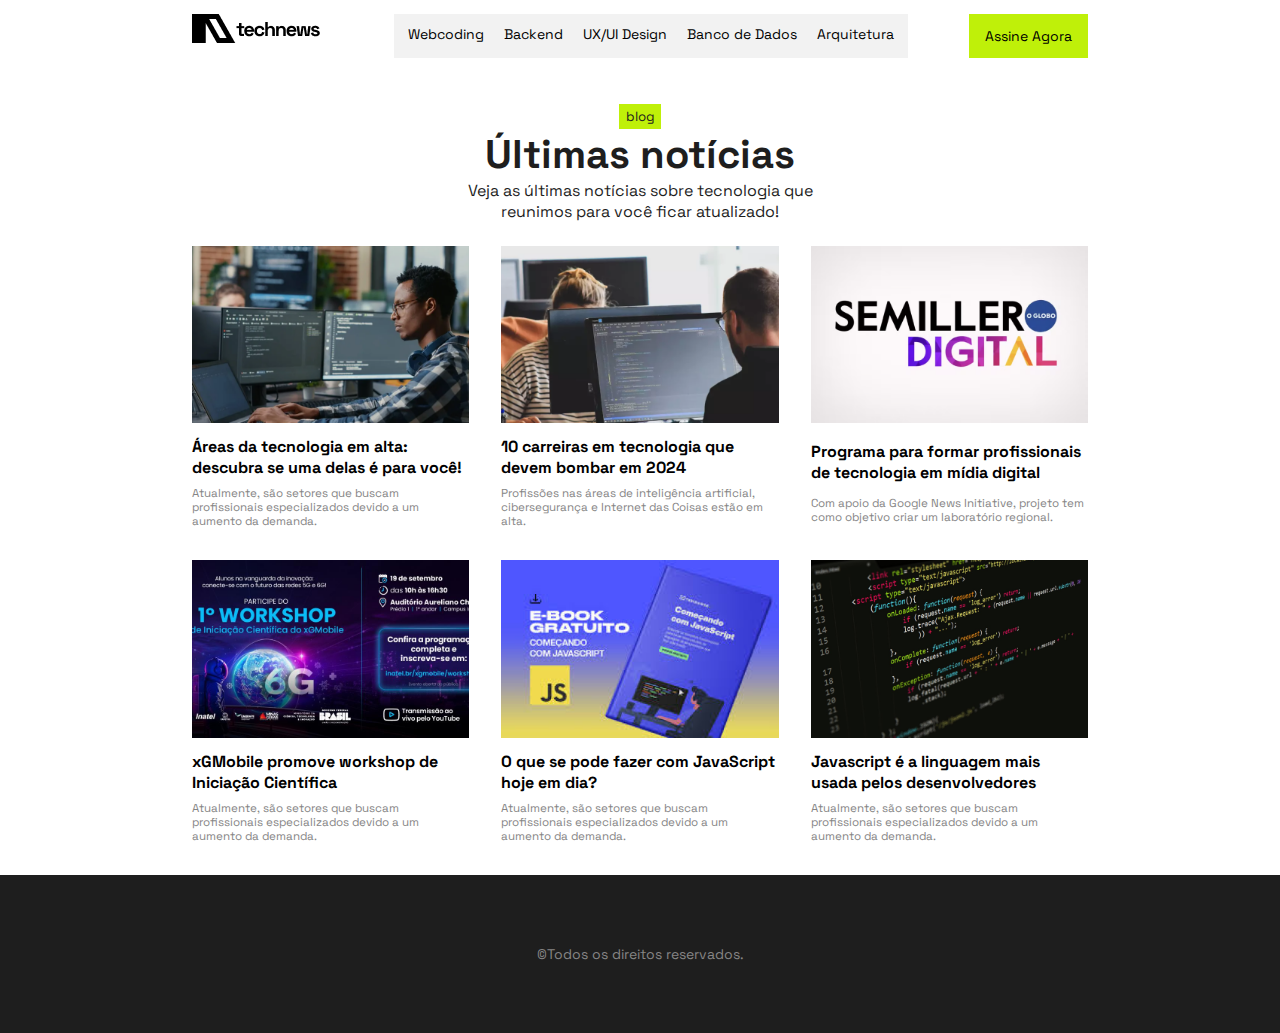
<file: technews/index.html>
<!DOCTYPE html>
<html lang="pt-br">
<head>
    <meta charset="UTF-8">
    <meta name="viewport" content="width=device-width, initial-scale=1.0">
    <title>TechNews | Home</title>
    <link rel="stylesheet" href="css/style.css">
</head>
<body class="grid butao">
    <nav>
        <div class="nav f10 imagen grid">
            <figure>
                <img src="images/logo.png" alt="Logo da TechNews." class="logo">
            </figure>

            <ul class="grid header-nav">
                <li><a href="#">Webcoding</a></li>
                <li><a href="#">Backend</a></li>
                <li><a href="#">UX/UI Design</a></li>
                <li><a href="#">Banco de Dados</a></li>
                <li><a href="#">Arquitetura</a></li>
            </ul>

            <div class="container grid">
                <a href="#" class="subscribe grid">Assine Agora</a>
            </div>
        </div>
    </nav>

    <main>
        <div class=" f10">

            <section class="cards-header grid ">
                <small class="verde p0">blog</small>
                <h1 class="noticias">Últimas notícias</h1>
                <p>Veja as últimas notícias sobre tecnologia que reunimos para você ficar atualizado!</p>
            </section>

            <div class="espaco-2"></div>

            <section class="cards ">
                <div class="card">
                    <figure>
                        <img src="images/img01.png" alt="Imagem 01">
                    </figure>
                    <a href="#">Áreas da tecnologia em alta: descubra se uma delas é para você!</a>
                    <p>Atualmente, são setores que buscam profissionais especializados devido a um aumento da demanda.</p>
                </div>

                <div class="card">
                    <figure>
                        <img src="images/img02.png" alt="Imagem 02">
                    </figure>
                    <a href="#">10 carreiras em tecnologia que devem bombar em 2024</a>
                    <p>Profissões nas áreas de inteligência artificial, cibersegurança e Internet das Coisas estão em alta.</p>
                </div>

                <div class="card">
                    <figure>
                        <img src="images/img03.png" alt="Imagem 03">
                    </figure>
                    <a href="#">Programa para formar profissionais de tecnologia em mídia digital</a>
                    <p>Com apoio da Google News Initiative, projeto tem como objetivo criar um laboratório regional.</p>
                </div>

                <div class="card">
                    <figure>
                        <img src="images/img04.png" alt="Imagem 04">
                    </figure>
                    <a href="#">xGMobile promove workshop de Iniciação Científica</a>
                    <p>Atualmente, são setores que buscam profissionais especializados devido a um aumento da demanda.</p>
                </div>

                <div class="card">
                    <figure>
                        <img src="images/img05.png" alt="Imagem 05">
                    </figure>
                    <a href="#">O que se pode fazer com JavaScript hoje em dia?</a>
                    <p>Atualmente, são setores que buscam profissionais especializados devido a um aumento da demanda.</p>
                </div>

                <div class="card">
                    <figure>
                        <img src="images/img06.png" alt="Imagem 06">
                    </figure>
                    <a href="#">Javascript é a linguagem mais usada pelos desenvolvedores</a>
                    <p>Atualmente, são setores que buscam profissionais especializados devido a um aumento da demanda.</p>
                </div>
            </section>

        </div>
    </main> 
    
    <footer>
        <div class="footer container f10 text-footer">
            <p class="texto">&copy;Todos os direitos reservados.</p>
        </div>
    </footer>
</body>
</html>
</file>
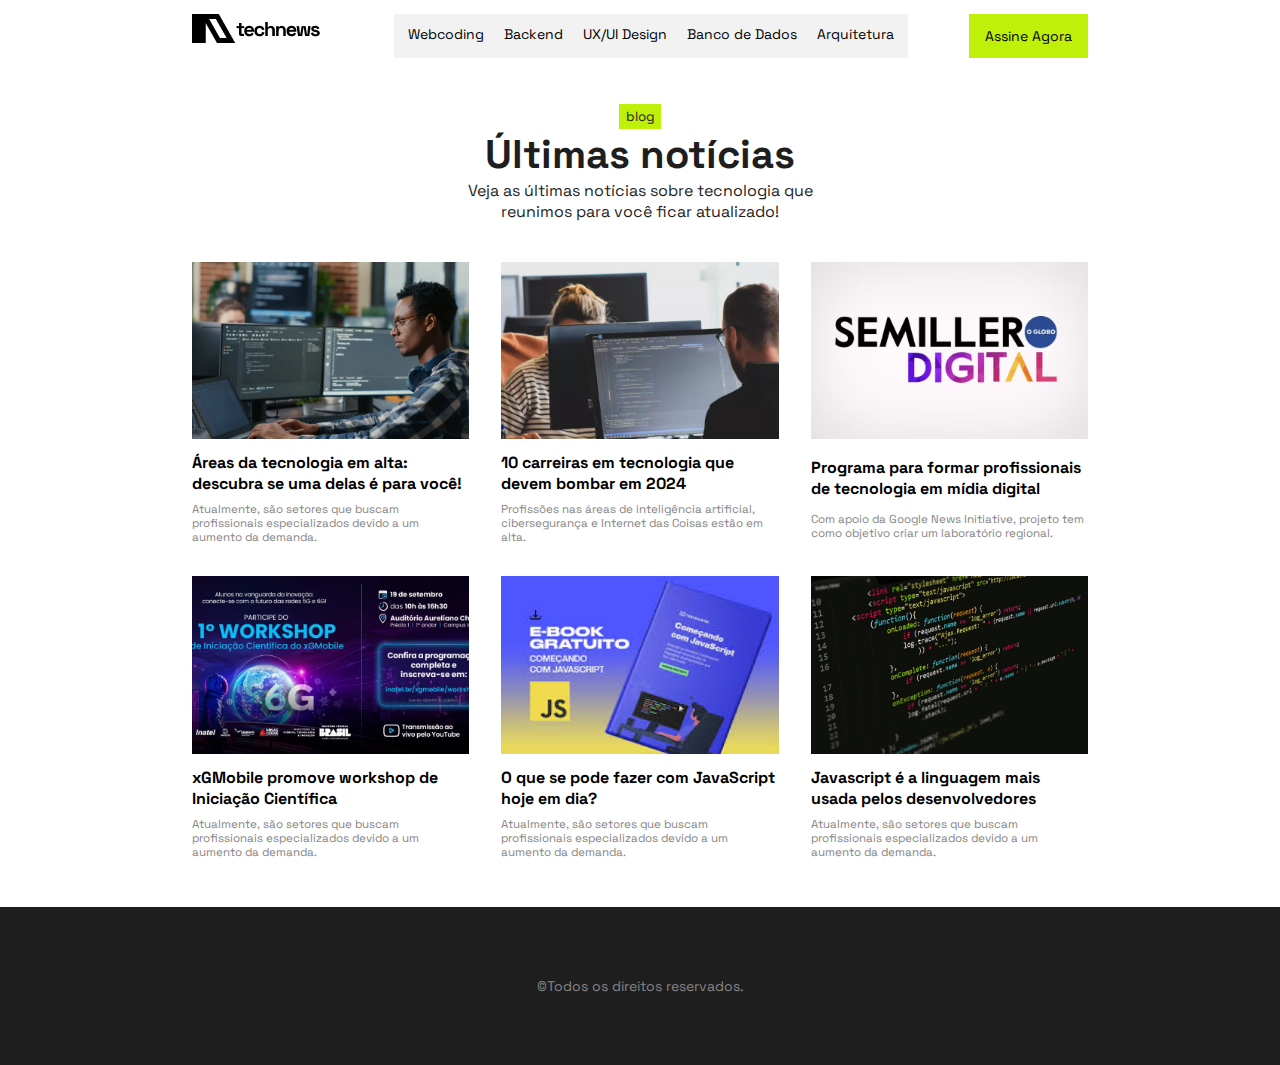
<file: technews2/index.html>
<!DOCTYPE html>
<html lang="pt-br">
<head>
    <meta charset="UTF-8">
    <meta name="viewport" content="width=device-width, initial-scale=1.0">
    <title>TechNews | Home</title>
    <link rel="stylesheet" href="css/style.css">
</head>
<body class="grid gap-3">
    <nav>
        <div class="nav w70 vertical-padded-1 grid">
            <figure>
                <img src="images/logo.png" alt="Logo da TechNews." class="logo-site">
            </figure>

            <ul class="grid header-nav">
                <li><a href="#">Webcoding</a></li>
                <li><a href="#">Backend</a></li>
                <li><a href="#">UX/UI Design</a></li>
                <li><a href="#">Banco de Dados</a></li>
                <li><a href="#">Arquitetura</a></li>
            </ul>

            <div class="container grid">
                <a href="#" class="subscribe grid">Assine Agora</a>
            </div>
        </div>
    </nav>

    <main>
        <div class="main container w70">

            <section class="cards-header grid vert w30 align-items-center justify-items-center">
                <small class="yellow-bg padded-0">blog</small>
                <h1 class="bold">Últimas notícias</h1>
                <p>Veja as últimas notícias sobre tecnologia que reunimos para você ficar atualizado!</p>
            </section>

            <div class="spacer-2"></div>

            <section class="cards vertical-padded-1">
                <div class="card">
                    <figure>
                        <img src="images/img01.png" alt="Imagem 01">
                    </figure>
                    <a href="#">Áreas da tecnologia em alta: descubra se uma delas é para você!</a>
                    <p>Atualmente, são setores que buscam profissionais especializados devido a um aumento da demanda.</p>
                </div>

                <div class="card">
                    <figure>
                        <img src="images/img02.png" alt="Imagem 02">
                    </figure>
                    <a href="#">10 carreiras em tecnologia que devem bombar em 2024</a>
                    <p>Profissões nas áreas de inteligência artificial, cibersegurança e Internet das Coisas estão em alta.</p>
                </div>

                <div class="card">
                    <figure>
                        <img src="images/img03.png" alt="Imagem 03">
                    </figure>
                    <a href="#">Programa para formar profissionais de tecnologia em mídia digital</a>
                    <p>Com apoio da Google News Initiative, projeto tem como objetivo criar um laboratório regional.</p>
                </div>

                <div class="card">
                    <figure>
                        <img src="images/img04.png" alt="Imagem 04">
                    </figure>
                    <a href="#">xGMobile promove workshop de Iniciação Científica</a>
                    <p>Atualmente, são setores que buscam profissionais especializados devido a um aumento da demanda.</p>
                </div>

                <div class="card">
                    <figure>
                        <img src="images/img05.png" alt="Imagem 05">
                    </figure>
                    <a href="#">O que se pode fazer com JavaScript hoje em dia?</a>
                    <p>Atualmente, são setores que buscam profissionais especializados devido a um aumento da demanda.</p>
                </div>

                <div class="card">
                    <figure>
                        <img src="images/img06.png" alt="Imagem 06">
                    </figure>
                    <a href="#">Javascript é a linguagem mais usada pelos desenvolvedores</a>
                    <p>Atualmente, são setores que buscam profissionais especializados devido a um aumento da demanda.</p>
                </div>
            </section>

        </div>
    </main> 
    
    <footer>
        <div class="footer container w70 centered-text">
            <p class="gray">&copy;Todos os direitos reservados.</p>
        </div>
    </footer>
</body>
</html>
</file>
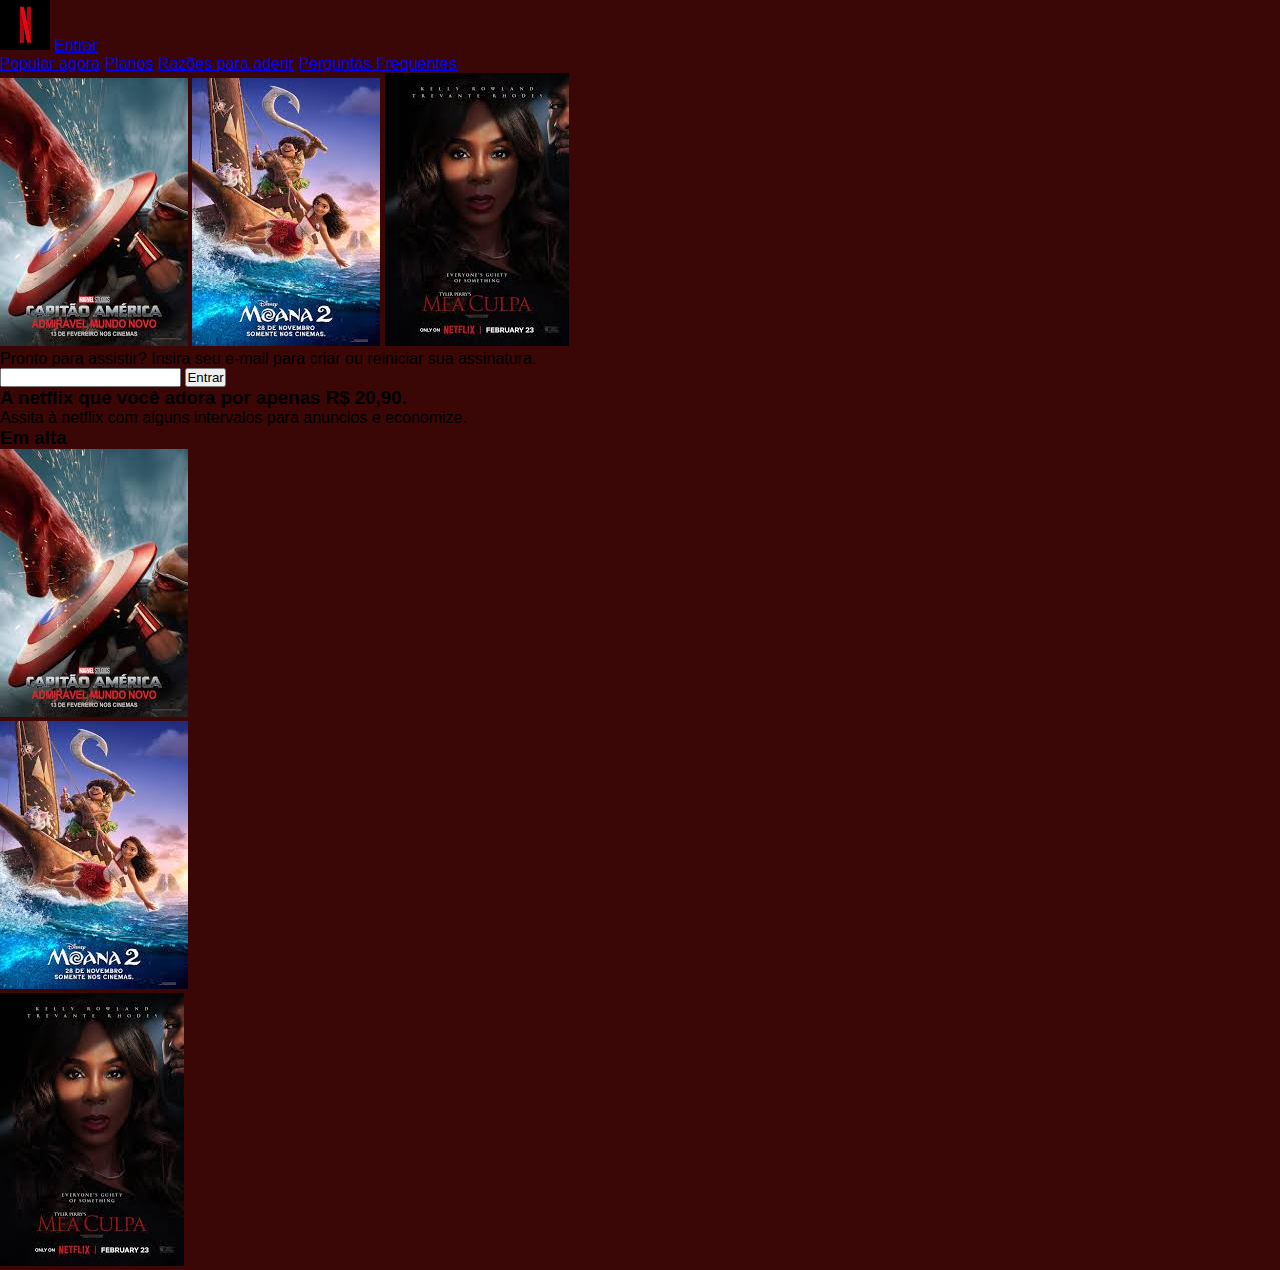
<file: webcoding/index.html>
<!DOCTYPE html>
<html lang="pt">
<head>
    <meta charset="UTF-8">
    <link rel="stylesheet" href="css/stylr.css">
    <title>Document</title>
</head>
<body>
    <section >
        <div class="logos">
            <img class="logo" src="imagens/netflix-logo-thumb.webp">
        </div>
        <div class=" entrar">
            <a href="#">Entrar</a>
        </div>
        <nav class="menu">
            <a href="#" >Popular agora</a>  
            <a href="#" >Planos</a> 
            <a href="#" >Razões para aderir</a> 
            <a href="#" >Perguntas Frequentes</a>   
        </nav>   
    </section>
    <section class=" carrosel">
        <div> 
            <img src="imagens/download (1).jpg">
            <img src="imagens/download (2).jpg">
            <img src="imagens/download.jpg">
        </div>
    </section>
    <section>
        <div>
            <p> Pronto para assistir? Insira seu e-mail para criar ou reiniciar sua assinatura.</p>
            <form action="#">
                <input type="email">
                <button type="subimit">Entrar</button>
            </form>
        </div>
    </section>
    <section>
        <div>
            <h3> A netflix que você adora por apenas R$ 20,90.</h3>
            <p>Assita à netflix com alguns intervalos para anuncios e economize.</p>

        </div>
    </section>
    <section class=" em_alta">
        <h3>Em alta </h3>
        <div> <img src="imagens/download (1).jpg" alt=""></div>
        <div> <img src="imagens/download (2).jpg" alt=""></div>
        <div> <img src="imagens/download.jpg" alt=""></div>
    </section>

    
</body>
</html>
</file>
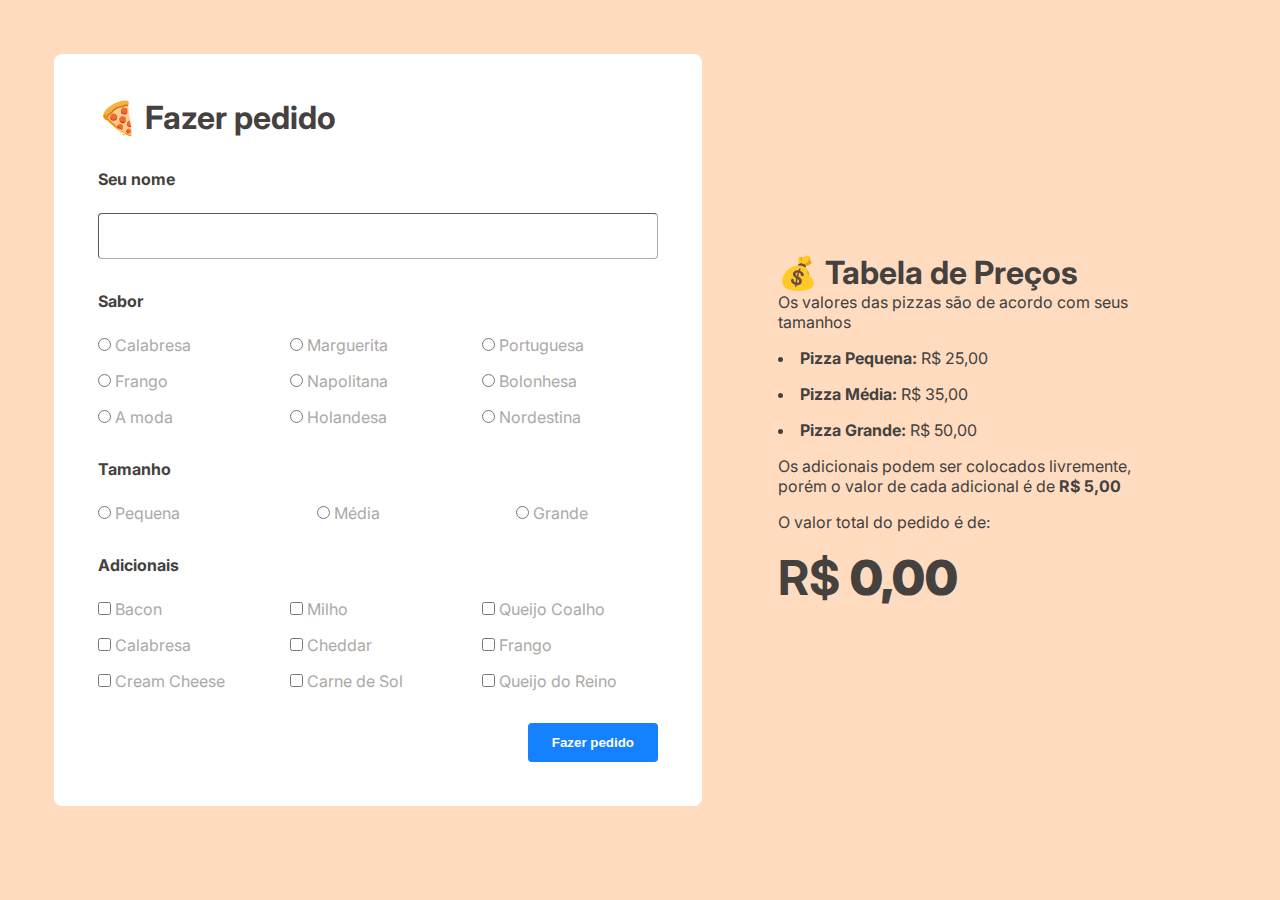
<file: javascript/01/index.html>
<!DOCTYPE html>
<html lang="pt-br">
    <head>
        <meta charset="UTF-8" />
        <link rel="preconnect" href="https://fonts.googleapis.com" />
        <link rel="preconnect" href="https://fonts.gstatic.com" crossorigin />
        <link href="https://fonts.googleapis.com/css2?family=Inter:ital,opsz,wght@0,14..32,100..900;1,14..32,100..900&display=swap" rel="stylesheet" />
        <title>Pizzaria JS - Faça seu pedido</title>
        <link rel="stylesheet" href="css/style.css" />
    </head>
    <body>
        <main>
            <section>
                <div class="form">
                    <h1>🍕 Fazer pedido</h1>
                    <div class="input-text">
                        <label>Seu nome</label>
                        <input type="text" id="nome" />
                    </div>
                    <div>
                        <h4>Sabor</h4>
                        <div class="sabores">
                            <div class="input-radio">
                                <input type="radio" name="sabor" value="Calabresa" />
                                <label class="input-radio-label">Calabresa</label>
                            </div>
                            <div class="input-radio">
                                <input type="radio" name="sabor" value="Marguerita" />
                                <label class="input-radio-label">Marguerita</label>
                            </div>
                            <div class="input-radio">
                                <input type="radio" name="sabor" value="Portuguesa" />
                                <label class="input-radio-label">Portuguesa</label>
                            </div>
                            <div class="input-radio">
                                <input type="radio" name="sabor" value="Frango" />
                                <label class="input-radio-label">Frango</label>
                            </div>
                            <div class="input-radio">
                                <input type="radio" name="sabor" value="Napolitana" />
                                <label class="input-radio-label">Napolitana</label>
                            </div>
                            <div class="input-radio">
                                <input type="radio" name="sabor" value="Bolonhesa" />
                                <label class="input-radio-label">Bolonhesa</label>
                            </div>
                            <div class="input-radio">
                                <input type="radio" name="sabor" value="A moda" />
                                <label class="input-radio-label">A moda</label>
                            </div>
                            <div class="input-radio">
                                <input type="radio" name="sabor" value="Holandesa" />
                                <label class="input-radio-label">Holandesa</label>
                            </div>
                            <div class="input-radio">
                                <input type="radio" name="sabor" value="Nordestina" />
                                <label class="input-radio-label">Nordestina</label>
                            </div>
                        </div>
                    </div>
                    <div>
                        <h4>Tamanho</h4>
                        <div class="tamanhos">
                            <div class="input-radio">
                                <input type="radio" name="tamanho" value="pequena" />
                                <label class="input-radio-label">Pequena</label>
                            </div>
                            <div class="input-radio">
                                <input type="radio" name="tamanho" value="media" />
                                <label class="input-radio-label">Média</label>
                            </div>
                            <div class="input-radio">
                                <input type="radio" name="tamanho" value="grande" />
                                <label class="input-radio-label">Grande</label>
                            </div>
                        </div>
                    </div>
                    <div>
                        <h4>Adicionais</h4>
                        <div class="adicionais">
                            <div class="input-check">
                                <input type="checkbox" name="adicionais" value="Bacon" />
                                <label class="input-check-label">Bacon</label>
                            </div>
                            <div class="input-check">
                                <input type="checkbox" name="adicionais" value="Milho" />
                                <label class="input-check-label">Milho</label>
                            </div>
                            <div class="input-check">
                                <input type="checkbox" name="adicionais" value="Queijo Coalho" />
                                <label class="input-check-label">Queijo Coalho</label>
                            </div>
                            <div class="input-check">
                                <input type="checkbox" name="adicionais" value="Calabresa" />
                                <label class="input-check-label">Calabresa</label>
                            </div>
                            <div class="input-check">
                                <input type="checkbox" name="adicionais" value="Cheddar" />
                                <label class="input-check-label">Cheddar</label>
                            </div>
                            <div class="input-check">
                                <input type="checkbox" name="adicionais" value="Frango" />
                                <label class="input-check-label">Frango</label>
                            </div>
                            <div class="input-check">
                                <input type="checkbox" name="adicionais" value="Cream Cheese" />
                                <label class="input-check-label">Cream Cheese</label>
                            </div>
                            <div class="input-check">
                                <input type="checkbox" name="adicionais" value="Carne de Sol" />
                                <label class="input-check-label">Carne de Sol</label>
                            </div>
                            <div class="input-check">
                                <input type="checkbox" name="adicionais" value="Queijo do Reino" />
                                <label class="input-check-label">Queijo do Reino</label>
                            </div>
                        </div>
                    </div>
                    <div>
                        <button onclick="fazerPedido()">Fazer pedido</button>
                    </div>
                </div>
            </section>
            <section>
                <div>
                    <h1>💰 Tabela de Preços</h1>
                    <p>Os valores das pizzas são de acordo com seus tamanhos</p>
                    <ul>
                        <li><strong>Pizza Pequena: </strong>R$ 25,00</li>
                        <li><strong>Pizza Média: </strong>R$ 35,00</li>
                        <li><strong>Pizza Grande: </strong>R$ 50,00</li>
                    </ul>
                    <p>Os adicionais podem ser colocados livremente, porém o valor de cada adicional é de <strong>R$ 5,00</strong></p>

                    <div id="total">
                        <p>O valor total do pedido é de:</p>
                        <h2>R$ <strong>0,00</strong></h2>
                    </div>
                </div>
            </section>
        </main>
        <script src="script.js
        "></script>
    </body>
</html>
</file>
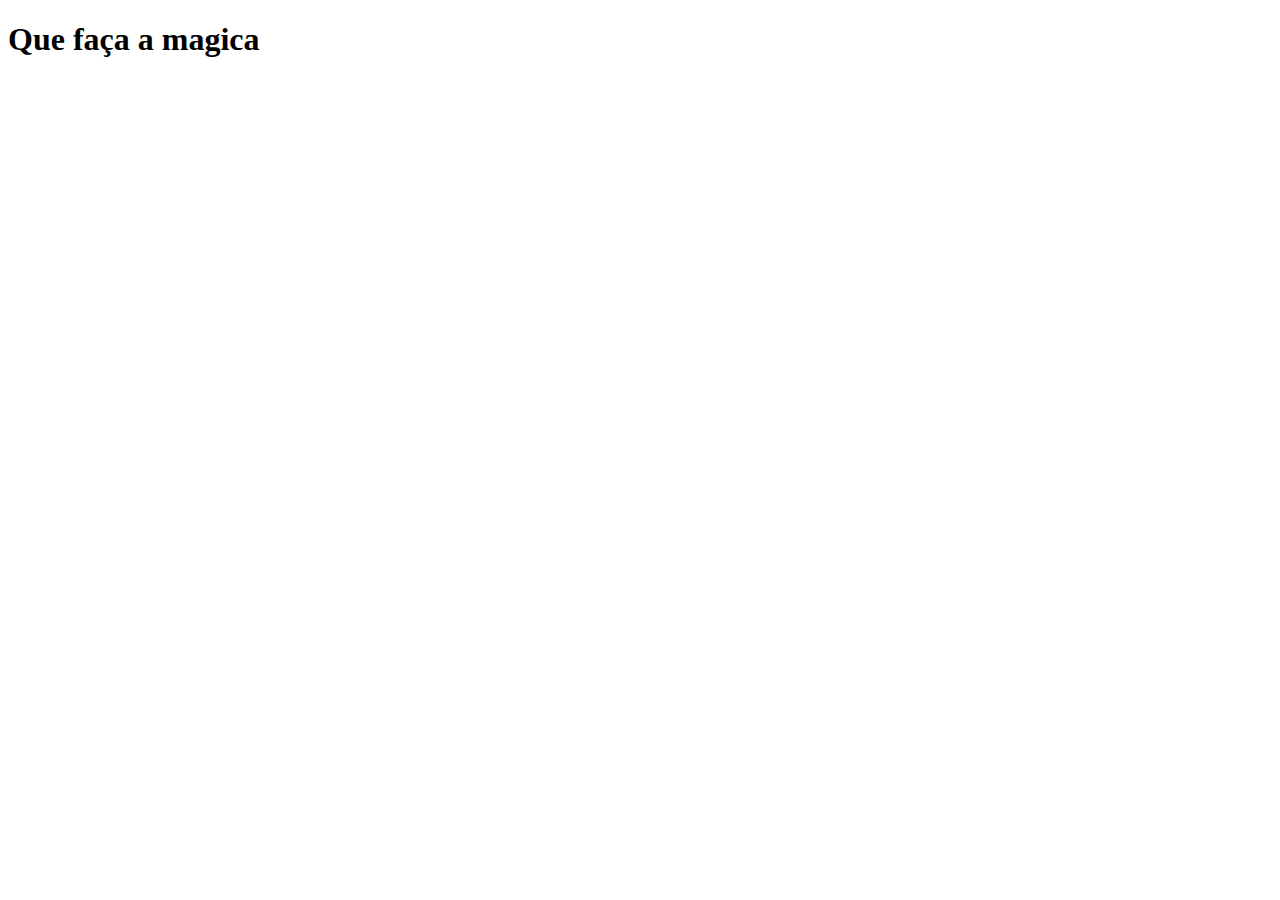
<file: javascript/02-manip_doom/index.html>
<!DOCTYPE html>
<html lang="en">
<head>
    <meta charset="UTF-8">
    <title>Document</title>
</head>
<body>
    <main class="nome">
        <h1> Que faça a magica</h1>
    </main>
    <script src="script.js"></script>
</body>
</html>
</file>
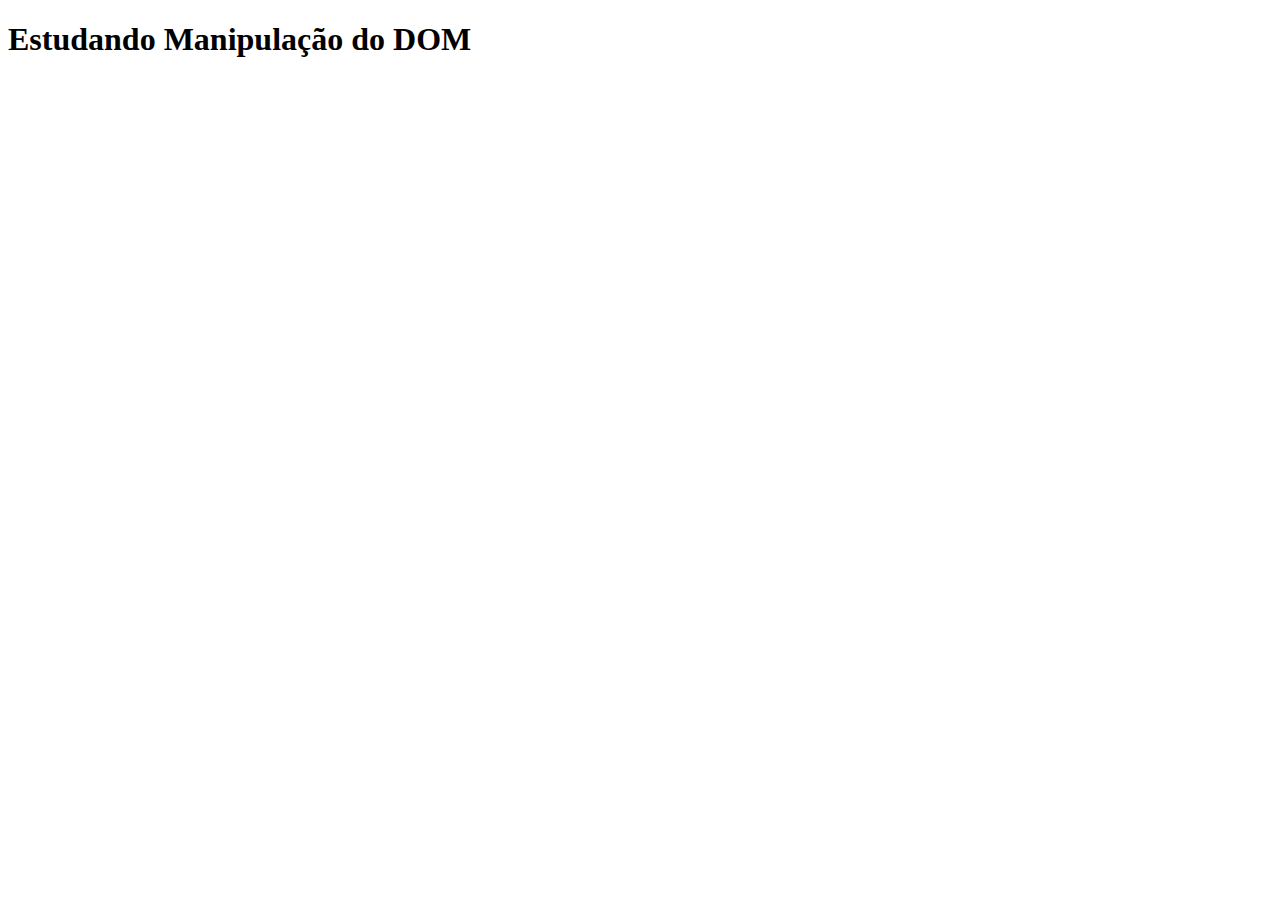
<file: javascript/js/index.html>
<!DOCTYPE html>
<html>
<head>
    <title>Manipulação do DOM</title>
</head>
<body>
    <h1 id="titulo">Estudando Manipulação do DOM</h1>
    <script src="java.js"></script> <!-- Link para o arquivo JavaScript -->
</body>
</html>
</file>
<file: technews/css/style.css>
@import url('https://fonts.googleapis.com/css2?family=Space+Grotesk:wght@300..700&display=swap');

:root{
    --yellowish-green: #BFF009;
    --light-gray: #F2F2F2;;    
    --gray: #868585;
    --black: #1e1e1e;
    --white: #ffffff;
}

*{
    padding: 0;
    margin: 0;
    font-family: "Space Grotesk", Arial, Helvetica, sans-serif;
}

body{
    color: var(--black);
    background-color: var(--white);
}

ul, ol{
    list-style: none;
    gap: 2rem;
}

a{
    text-decoration: none;
    color: black;
}

h1{
    font-size: 2.5em;
}

.grid{
    display: grid;
}

.gap-0{
    gap: .5em;
}

.butao-1{
    gap: 1em;
}

.butao-2{
    gap: 1.5em;
}

.butao{
    gap: 2em;
}

.f10{
    margin: auto;
    width: 70vw;
    max-width: 70vw;
}

.cards-header{
    margin: auto;
    width: 30vw;
    max-width: 30vw;
}

.p0{
    padding: .3em .5em;
}

.imagen

{
    padding:1em 0;
}

.vertical-padded--2{
    padding:2em 0;
}

.cards-header{
    
    justify-items: center;
}

.cards-header{
    justify-content: center;
}

.verde{
    background-color: var(--yellowish-green);
}

.nav{
    font-size: 14px;
    grid-template-columns: auto auto auto;
}

.header-nav{
    grid-template-columns: auto auto auto auto auto; 
    gap: 20px;
    background-color: var(--light-gray);
    padding: .8em 1em;
    margin: 0px auto; 
}


.header-nav a:hover{
    color:var(--gray);
    transition: 200ms ease-in-out;
}

.nav .container{
    justify-content: end; 
}

.subscribe{
    background-color: var(--yellowish-green);
    padding: .8rem 1rem;
}

.subscribe:hover{
    background-color: #c3f709;
    transition: all 200ms ease-in-out;
}

.text-footer{
    text-align: center;
}

.cards{
    max-height: fit-content;
    display: grid;
    grid-template-columns: 1fr 1fr 1fr; 
    row-gap: 2em;
    column-gap: 2em;
}

.card{
    max-height: fit-content;
    display: grid;
    grid-template-rows: auto auto auto;
    gap: .5em;
}

.card p{
    font-size: .725em;
    color: var(--gray);
}

.card a{
    font-weight: bold;
}

.card:hover{
    background-color: black;
    transition: all 200ms ease-in-out;
    margin: -1em;
    padding: .5em;
    cursor: pointer;
    border-radius: .3em;
}

.card:hover a{
    color: var(--light-gray);
}

.card:hover p{
    color: #d6d6d6;
}

.card figure img{
    width: 100%;
}

.cards-header *{
    max-width: fit-content;
    text-align: center;
}

.espaco-0{
    height: 8px;
}

.espaco-1{
    height: 16px;
}

.espaco-2{
    height: 24px;
}

.noticias{
    font-weight: bold;
}

footer{
    background-color: var(--black);
    padding: 5em 0;
    font-size: 14px;
}



.texto{
    color: var(--gray);
}
</file>
<file: technews2/css/style.css>
@import url('https://fonts.googleapis.com/css2?family=Space+Grotesk:wght@300..700&display=swap');

:root{
    --yellowish-green: #BFF009;
    --light-gray: #F2F2F2;;    
    --gray: #868585;
    --black: #1e1e1e;
    --white: #ffffff;
}

*{
    padding: 0;
    margin: 0;
    font-family: "Space Grotesk", Arial, Helvetica, sans-serif;
}

body{
    color: var(--black);
    background-color: var(--white);
}

ul, ol{
    list-style: none;
    gap: 2rem;
}

a{
    text-decoration: none;
    color: black;
}

h1{
    font-size: 2.5em;
}

.grid{
    display: grid;
}

.gap-0{
    gap: .5em;
}

.gap-1{
    gap: 1em;
}

.gap-2{
    gap: 1.5em;
}

.gap-3{
    gap: 2em;
}

.w70{
    margin: auto;
    width: 70vw;
    max-width: 70vw;
}

.w30{
    margin: auto;
    width: 30vw;
    max-width: 30vw;
}

.padded-0{
    padding: .3em .5em;
}

.vertical-padded-1{
    padding:1em 0;
}

.vertical-padded-2{
    padding:2em 0;
}

.justify-items-center{
    /* justify-items alinha itens em relação às grid ROWS */
    justify-items: center;
}

.justify-content-center{
    justify-content: center;
}

.yellow-bg{
    background-color: var(--yellowish-green);
}

.nav{
    font-size: 14px;
    grid-template-columns: auto auto auto;
}

.header-nav{
    grid-template-columns: auto auto auto auto auto; /*gambiarra*/
    gap: 20px;
    background-color: var(--light-gray);
    padding: .8em 1em;
    margin: 0px auto; /*gambiarra*/
}

/*.header-nav li:hover{
    background-color: var(--black);
    margin: -.8em -1em;
    padding: .8em 1em;
    border-radius: 5px;
}

.header-nav li:hover *{
    color: white;
}*/

.header-nav a:hover{
    color:var(--gray);
    transition: 200ms ease-in-out;
}

.nav .container{
    justify-content: end; /*gambiarra*/
}

.subscribe{
    background-color: var(--yellowish-green);
    padding: .8rem 1rem;
}

.subscribe:hover{
    background-color: #c3f709;
    transition: all 200ms ease-in-out;
}

.centered-text{
    text-align: center;
}

.cards{
    max-height: fit-content;
    display: grid;
    grid-template-columns: 1fr 1fr 1fr; 
    row-gap: 2em;
    column-gap: 2em;
}

.card{
    max-height: fit-content;
    display: grid;
    grid-template-rows: auto auto auto;
    gap: .5em;
}

.card p{
    font-size: .725em;
    color: var(--gray);
}

.card a{
    font-weight: bold;
}

.card:hover{
    background-color: black;
    transition: all 200ms ease-in-out;
    margin: -1em;
    padding: .5em;
    cursor: pointer;
    border-radius: .3em;
}

.card:hover a{
    color: var(--light-gray);
}

.card:hover p{
    color: #d6d6d6;
}

.card figure img{
    width: 100%;
}

.cards-header *{
    max-width: fit-content;
    text-align: center;
}

.spacer-0{
    height: 8px;
}

.spacer-1{
    height: 16px;
}

.spacer-2{
    height: 24px;
}

.bold{
    font-weight: bold;
}

footer{
    background-color: var(--black);
    padding: 5em 0;
    font-size: 14px;
}

.main{
    /* border: var(--black) 1px dashed;
    Only for reference */
}

.gray{
    color: var(--gray);
}

.light-gray{
    color: var(--light-gray);
}
</file>
<file: webcoding/css/stylr.css>
*{
    margin: 0;
    padding: 0;
    box-sizing: border-box;
    font-family: 'Poppins', sans-serif;
}
body{
    background-color: rgb(58, 6, 6);
}
.logos{
    display:inline-flex;
    justify-content:flex-start;


}
.logo{
    display:inline-block;
    width: 50px;
    height: 50px;
    vertical-align: middle;
}

.entrar {
    display:inline-block;
    vertical-align: middle;
   
}
</file>
<file: javascript/01/css/style.css>
* {
    margin: 0;
    padding: 0;
}

:root {
    --bege: #ffdcbf;
    --texto: #44413f;
    --button: #1581ff;
}

body {
    font-family: "Inter", sans-serif;
    background-color: var(--bege);
    color: var(--texto);
}

ul {
    list-style-position: inside;
}

main {
    display: flex;
    gap: 32px;
    padding: 54px;
    align-items: center;
}

main section:first-child {
    background-color: white;
    padding: 44px;
    border-radius: 8px;
}

main section:first-child .form {
    display: flex;
    flex-direction: column;
    gap: 32px;
}

main h4 {
    margin-bottom: 24px;
}

main label {
    color: #aca9a7;
}

.input-text {
    display: flex;
    flex-direction: column;
    gap: 24px;
}

.input-text label {
    font-weight: bold;
    color: var(--texto);
}

.input-text input {
    padding: 14.4px 12px;
    border-radius: 4px;
    min-width: 534px;
    border-width: 1px;
    border-color: #aca9a7;
}

.sabores {
    display: grid;
    grid-template-columns: repeat(3, 1fr);
    grid-template-rows: repeat(3, 1fr);
    gap: 16px;
}

.tamanhos {
    display: flex;
    justify-content: space-between;
    max-width: 490px;
}

.adicionais {
    display: grid;
    grid-template-columns: repeat(3, 1fr);
    grid-template-rows: repeat(3, 1fr);
    gap: 16px;
}

button {
    background-color: var(--button);
    color: #ffffff;
    font-weight: bold;
    padding: 12px 24px;
    border-radius: 4px;
    border-width: 0px;
    float: right;
}

main section:last-child {
    padding: 44px;
}

main section:last-child p,
main section:last-child li {
    margin-bottom: 16px;
}

#total h2 {
    font-size: 48px;
}
</file>
